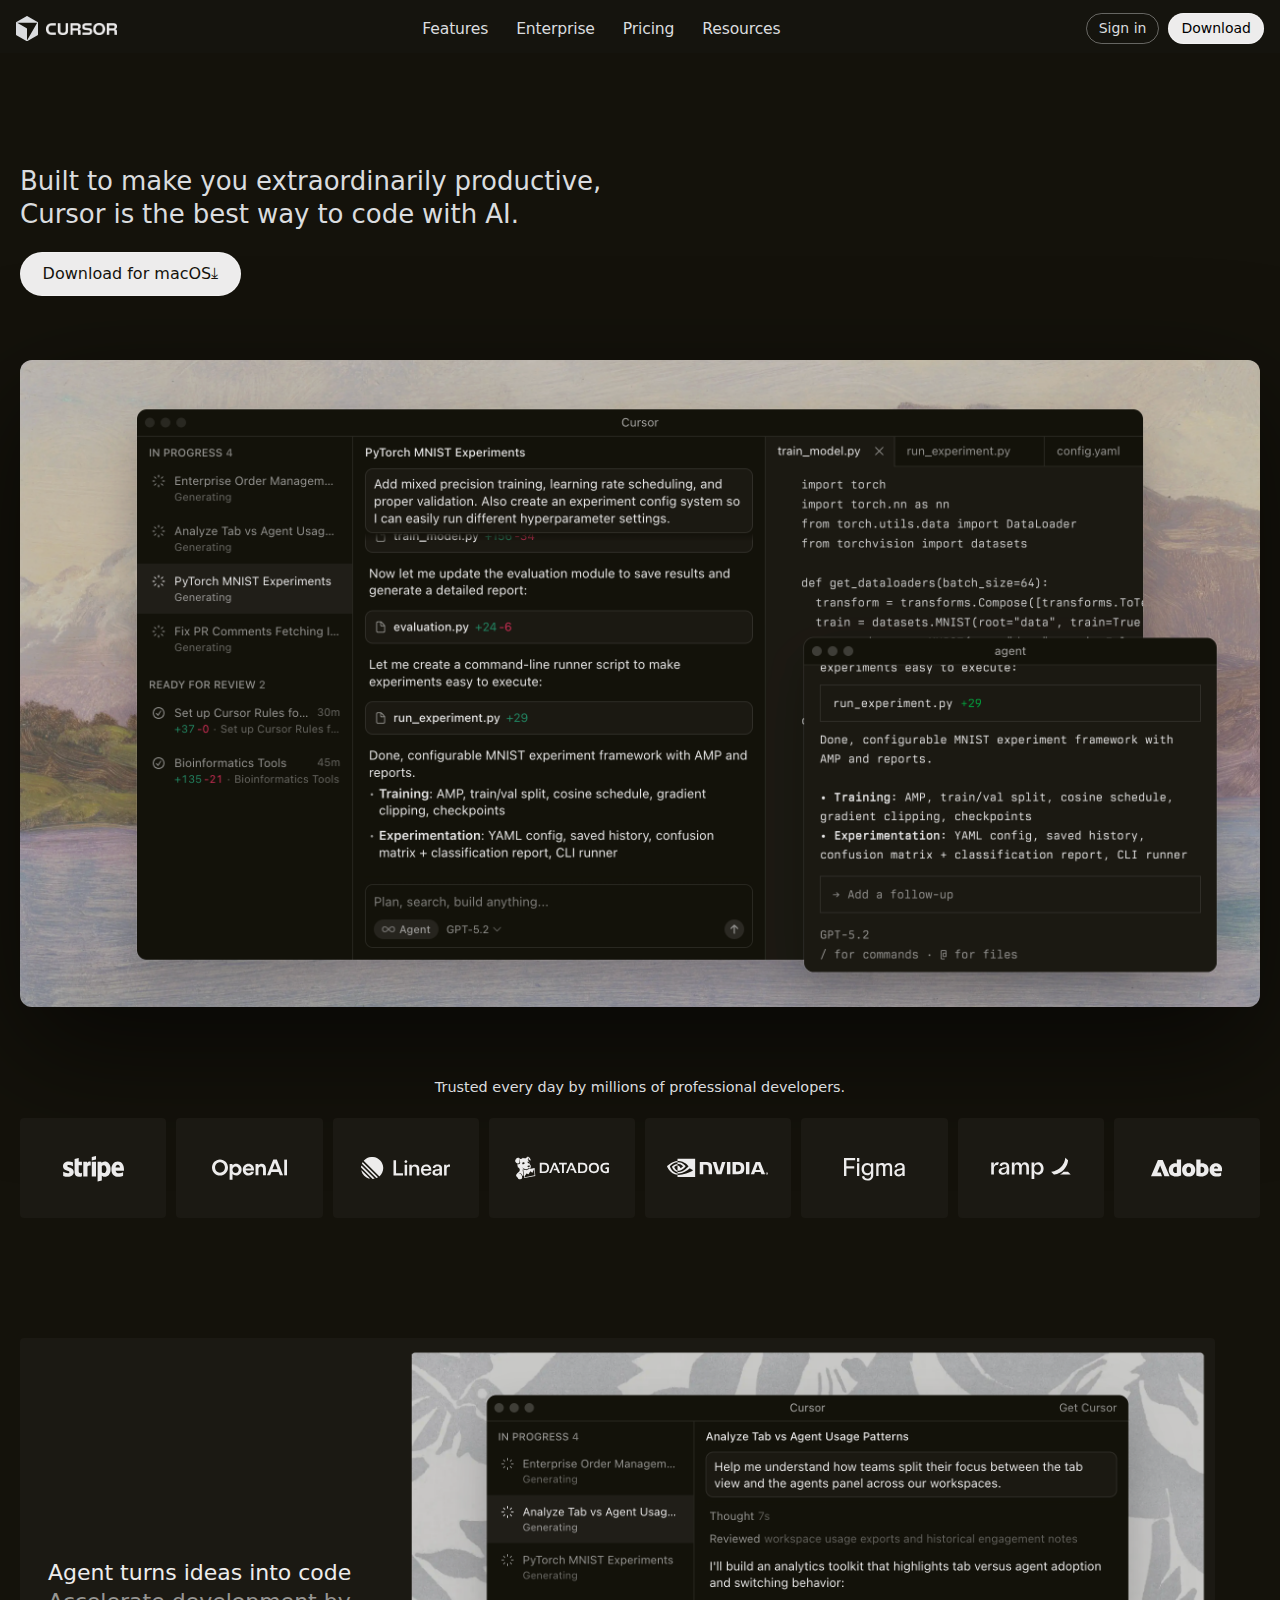
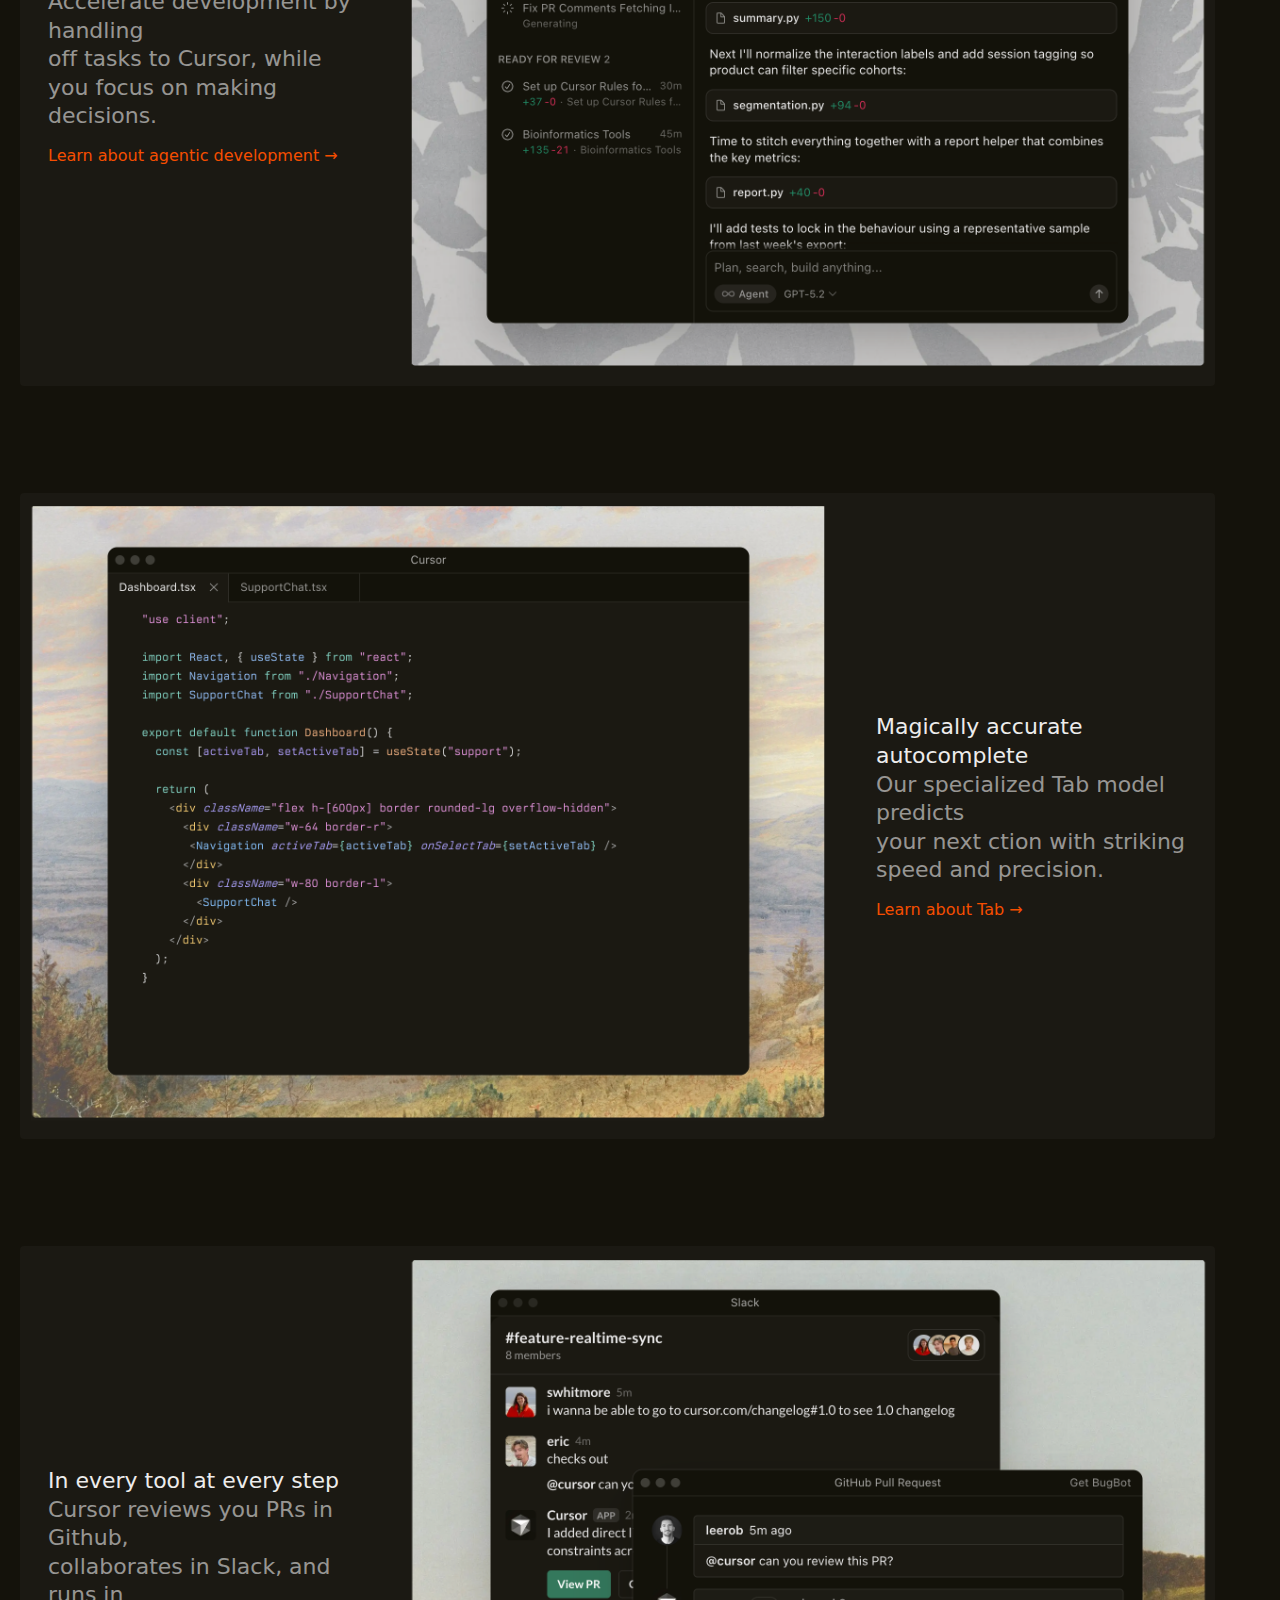
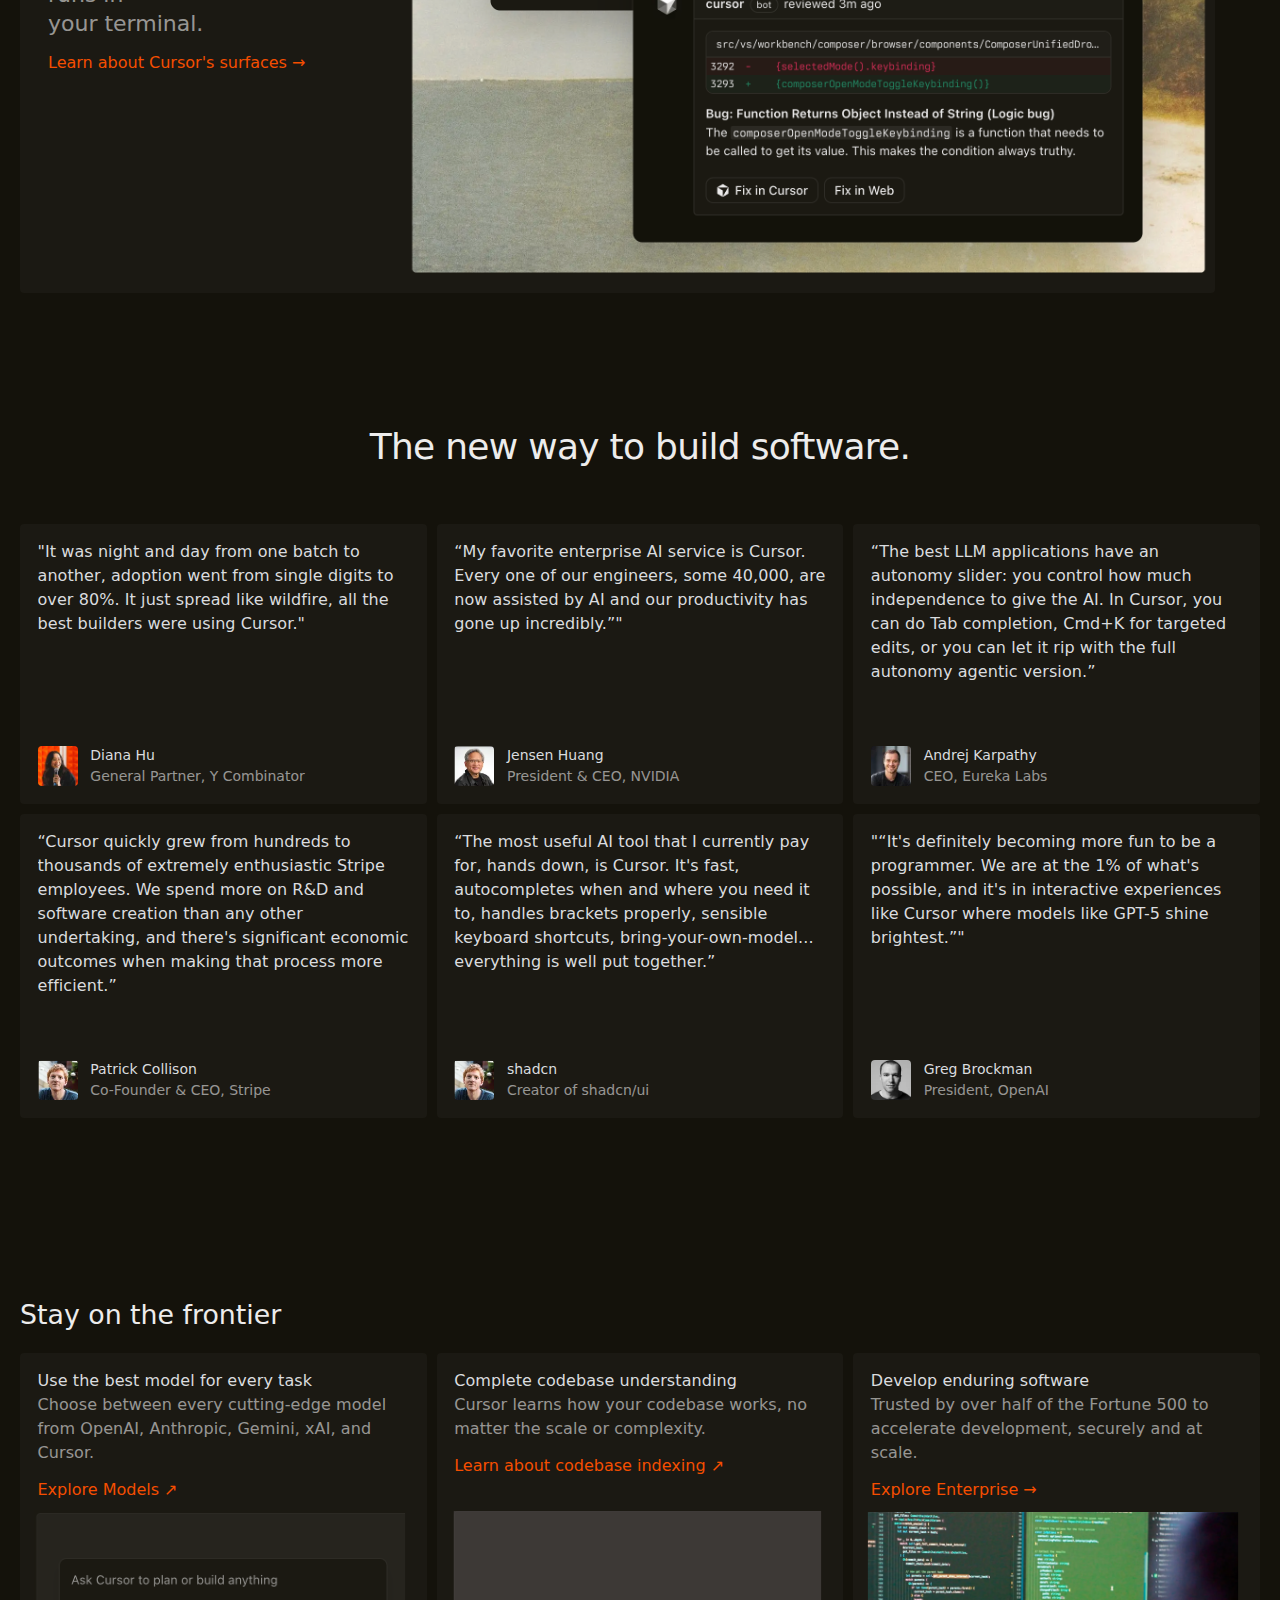
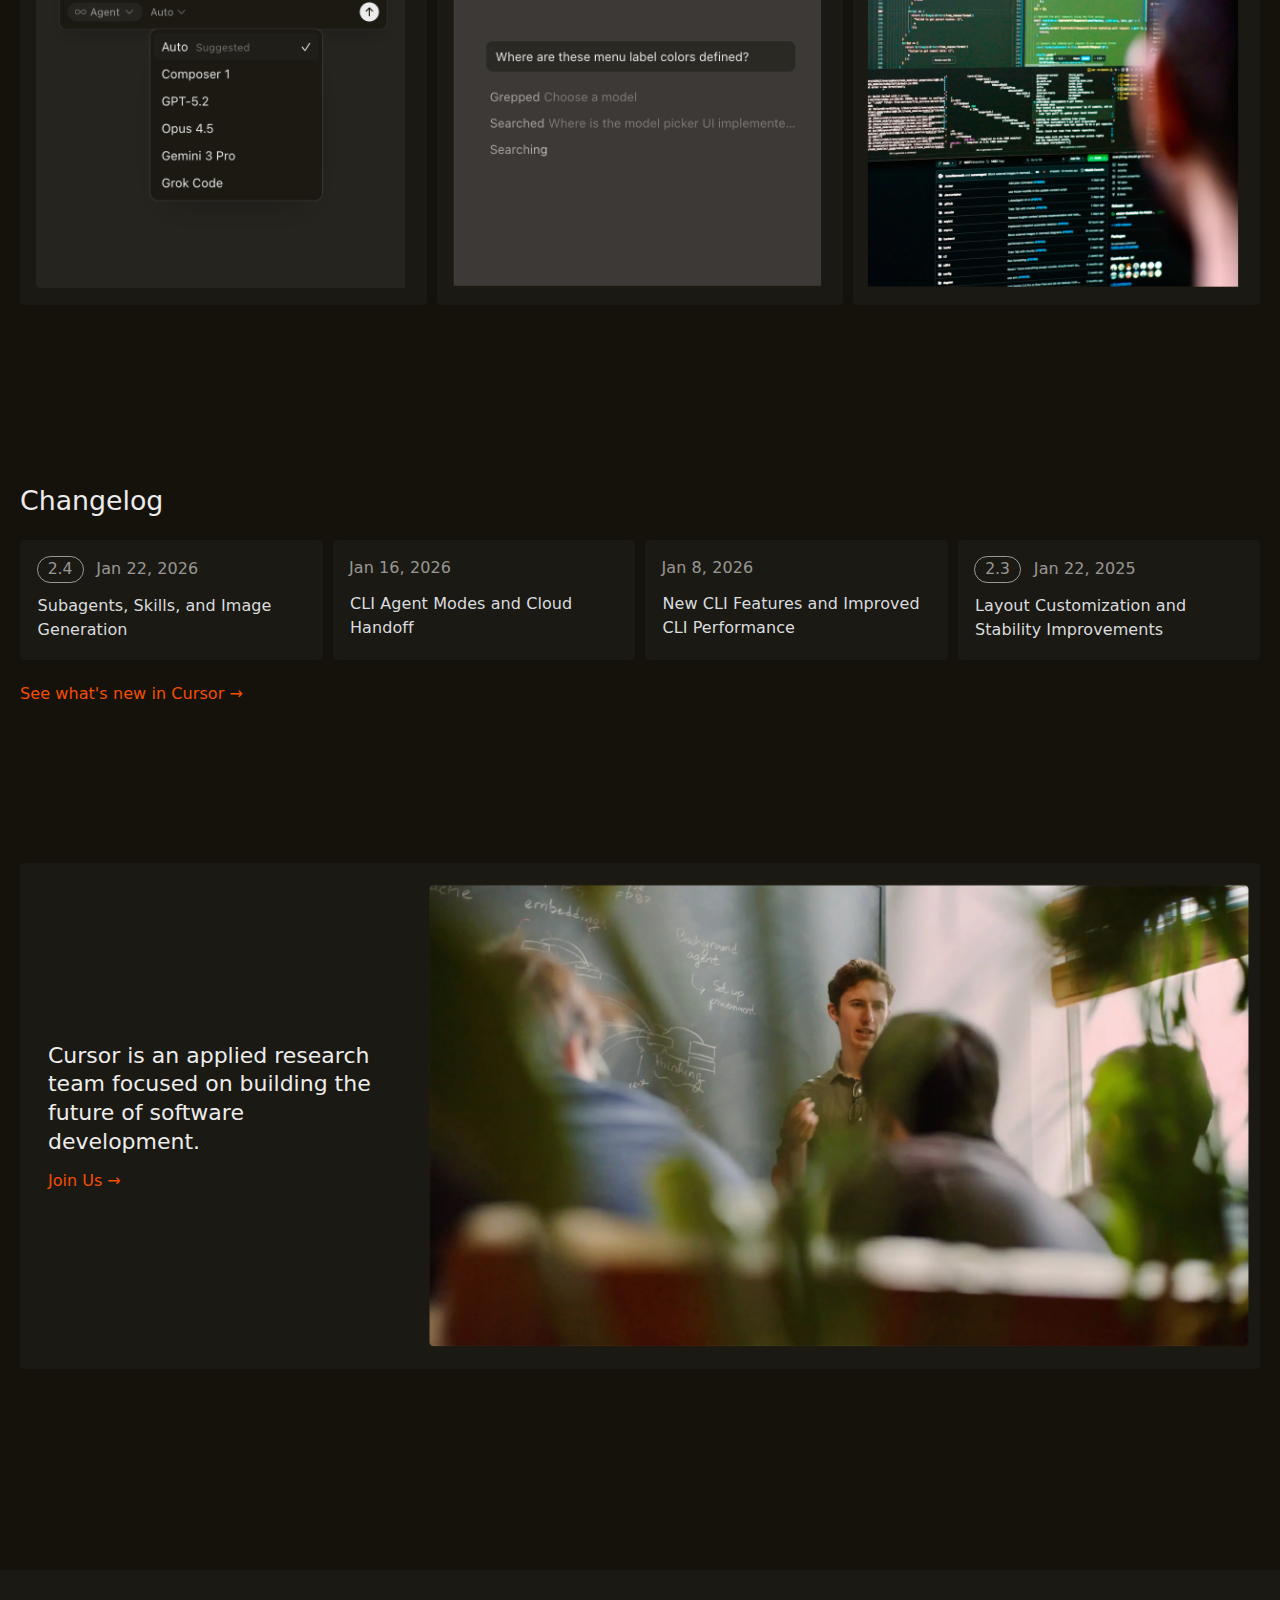
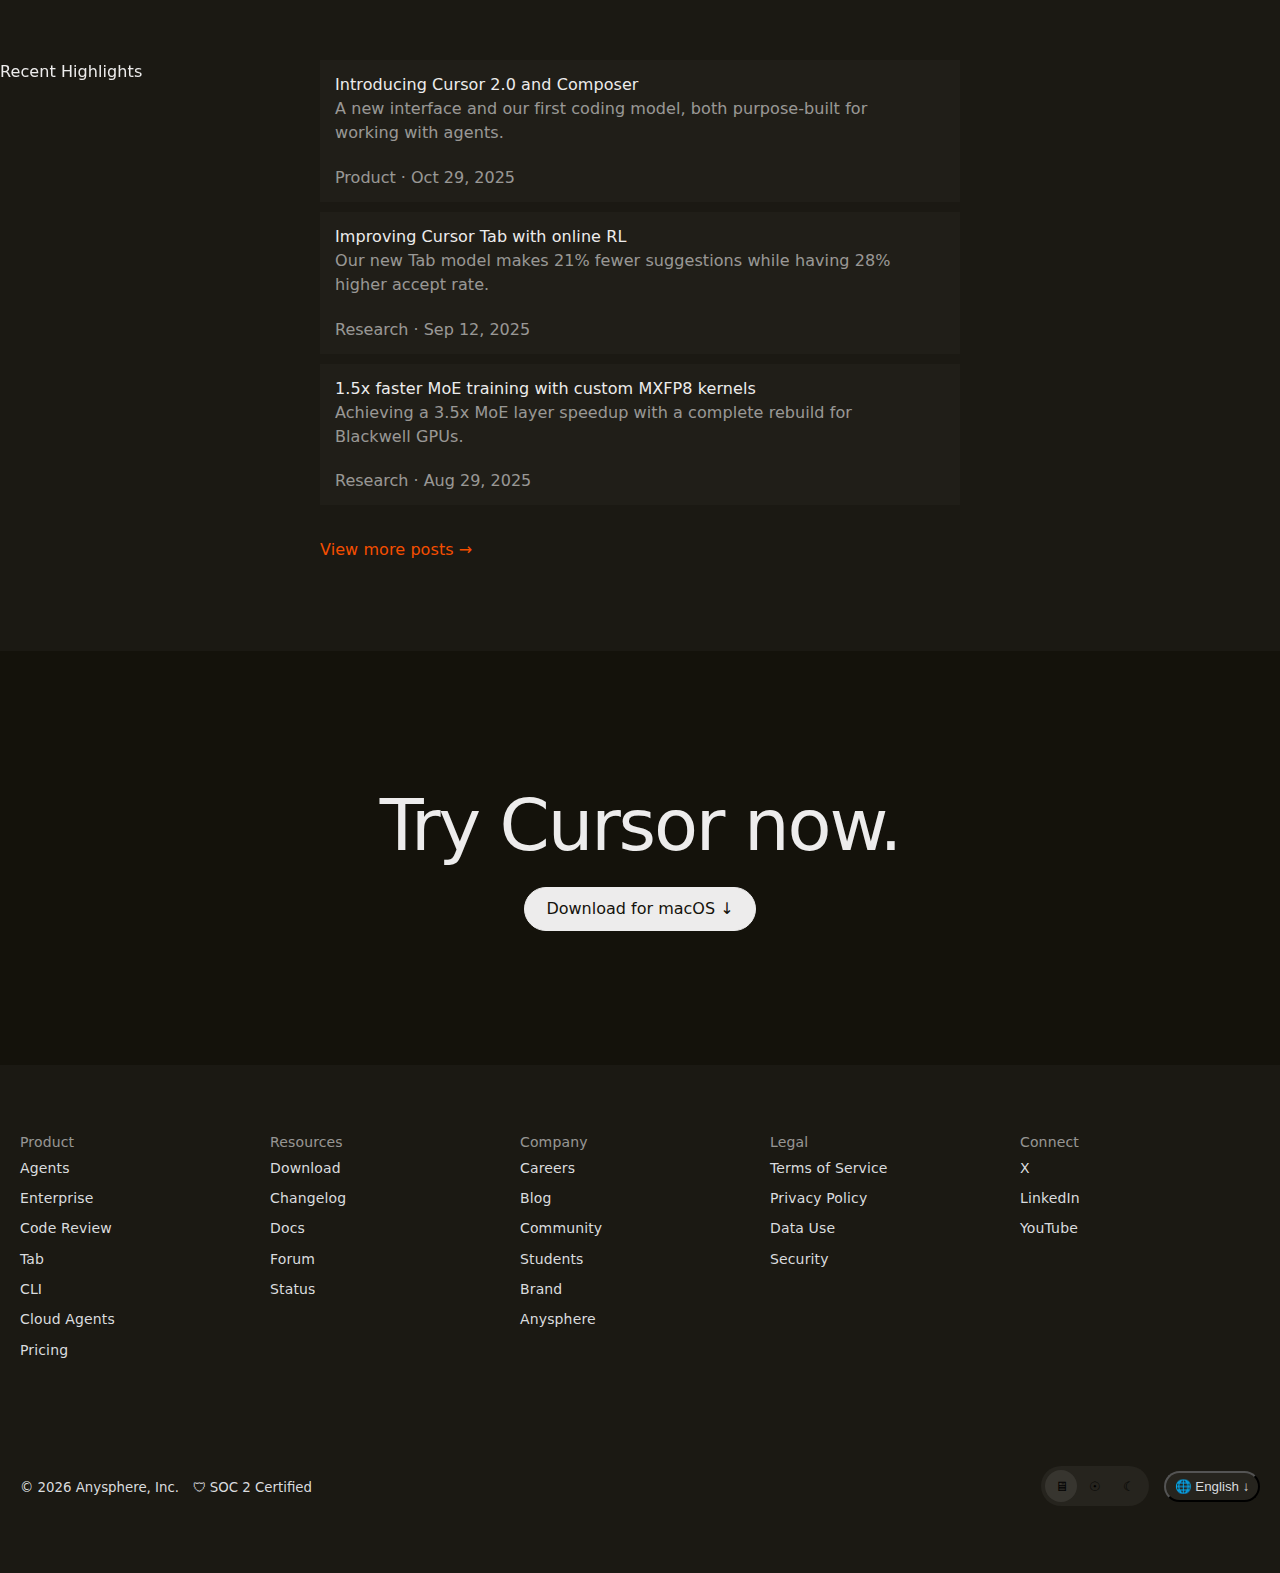
<file: PeerView Assignments/Cursor-Dev Tool Landing Page/index.html>
<!DOCTYPE html>
<html lang="en">

<head>
    <meta charset="UTF-8">
    <meta name="viewport" content="width=device-width, initial-scale=1.0">

    <title>Cursor: The best way to code with AI</title>
    <link rel="stylesheet" href="./style.css">
    <link rel="icon" type="image/x-icon" href="./assets/favicon.ico">
</head>

<body>
    <header>
        <!-- NAVBAR -->
        <nav class="navbar">
            <div class="navbar_container">
                <div class="navbar_inner">
                    <div class="nav-logo">
                        <svg class="cube-icon" viewBox="0 0 466.73 532.09" aria-hidden="true">
                            <path fill="currentColor"
                                d="M457.43,125.94L244.42,2.96c-6.84-3.95-15.28-3.95-22.12,0L9.3,125.94c-5.75,3.32-9.3,9.46-9.3,16.11v247.99c0,6.65,3.55,12.79,9.3,16.11l213.01,122.98c6.84,3.95,15.28,3.95,22.12,0l213.01-122.98c5.75-3.32,9.3-9.46,9.3-16.11v-247.99c0-6.65-3.55-12.79-9.3-16.11h-.01ZM444.05,151.99l-205.63,356.16c-1.39,2.4-5.06,1.42-5.06-1.36v-233.21c0-4.66-2.49-8.97-6.53-11.31L24.87,145.67c-2.4-1.39-1.42-5.06,1.36-5.06h411.26c5.84,0,9.49,6.33,6.57,11.39h-.01Z" />
                        </svg>

                        <img src="assets/WORDMARK_DARK.png" alt="Cursor">
                    </div>

                    <div class="nav-links">
                        <ul>
                            <li><a href="/features">Features</a></li>
                            <li><a href="/enterprise">Enterprise</a></li>
                            <li><a href="/pricing">Pricing</a></li>
                            <li class="has-dropdown">
                                <a href="/resources">Resources</a>
                                <div class="dropdown">
                                    <ul>
                                        <li><a href="/changelog">Changelog</a></li>
                                        <li><a href="/blog">Blog</a></li>
                                        <li><a href="/docs">Docs</a></li>
                                        <li><a href="/community">Community</a></li>
                                        <li><a href="/learn">Learn</a></li>
                                        <li><a href="/workshop">Workshop</a></li>
                                        <li><a href="/forum">Forum</a></li>
                                        <li><a href="/career">Carrers</a></li>
                                    </ul>
                                </div>
                            </li>
                        </ul>
                    </div>
                    <div class="nav-actions">
                        <a href="https://cursor.com/login" class="btn-secondary">Sign in</a>
                        <a href="https://api2.cursor.sh/updates/download/golden/darwin-arm64/cursor/2.4"
                            class="btn-primary">Download</a>
                    </div>
                </div>
            </div>
        </nav>
    </header>


    <main>
        <!-- HERO SECTION -->
        <section class="hero">
            <div class="container">
                <div class="hero-text">
                    <h1>Built to make you extraordinarily productive, <br>Cursor is the best way to code with AI.</h1>
                    <div class="cta-row">
                        <a href="https://api2.cursor.sh/updates/download/golden/darwin-arm64/cursor/2.4"
                            class="download-btn">Download for macOS
                            <div aria-hidden="true" class="btn-icon"><span class="icon-glyph-08"
                                    aria-hidden="true">⤓</span>
                            </div>
                        </a>
                    </div>
                </div>
                <div class="hero-media">
                    <div class="media-frame">
                        <img src="assets/hero-img.png" alt="Cursor Editor">
                    </div>
                </div>
            </div>
        </section>


        <!--TRUSTED BY/ LOGOS-->
        <section class="logo-garden">
            <div class="container">
                <h2 class="logo-gardern-title">Trusted every day by millions of professional developers.</h2>
                <div class="logo-gardern-grid">
                    <div class="logo-card">
                        <div class="logo-card-inner"><img src="assets/logos/Stripe.svg" alt="Stripe"></div>
                    </div>
                    <div class="logo-card">
                        <div class="logo-card-inner"><img src="assets/logos/OpenAI.svg" alt="OpenAI"></div>
                    </div>
                    <div class="logo-card">
                        <div class="logo-card-inner"><img src="assets/logos/Linear.svg" alt="Linear"></div>
                    </div>
                    <div class="logo-card">
                        <div class="logo-card-inner"><img src="assets/logos/Datadog.svg" alt="Datadog"></div>
                    </div>
                    <div class="logo-card">
                        <div class="logo-card-inner"><img src="assets/logos/Nvidia.svg" alt="Nvidia"></div>
                    </div>
                    <div class="logo-card">
                        <div class="logo-card-inner"><img src="assets/logos/Figma.svg" alt="Figma"></div>
                    </div>
                    <div class="logo-card">
                        <div class="logo-card-inner"><img src="assets/logos/Ramp.svg" alt="Ramp"></div>
                    </div>
                    <div class="logo-card">
                        <div class="logo-card-inner"><img src="assets/logos/Adobe.svg" alt="Adobe"></div>
                    </div>
                </div>
            </div>
        </section>

        <!--FEATURE SECTION-->
        <section class="features-root">

            <!-- Feature 1 -->
            <section class="feature">
                <div class="container-feature">
                    <div class="feature-grid">
                        <div class="feature-content">
                            <h3 class="feature-title">
                                Agent turns ideas into code <br>
                                <span class="feature-subtext">
                                    Accelerate development by handling <br>
                                    off tasks to Cursor,
                                    while you focus on making decisions.
                                </span>
                            </h3>
                            <div class="feature-cta">
                                <a href="https://cursor.com/product">Learn about agentic development →</a>
                            </div>
                        </div>
                        <div class="feature-media">
                            <div class="feature-media-frame">
                                <img src="assets/Feature/feature1.png" alt="">
                            </div>
                        </div>
                    </div>
                </div>
            </section>


            <!-- Feature 2 -->
            <section class="feature">
                <div class="container-feature">
                    <div class="feature-grid feature-grid-reverse">
                        <div class="feature-content">
                            <h3 class="feature-title">
                                Magically accurate autocomplete <br>
                                <span class="feature-subtext">
                                    Our specialized Tab model predicts<br>
                                    your next ction with striking speed
                                    and precision.
                                </span>
                            </h3>
                            <div class="feature-cta">
                                <a href="https://cursor.com/product/tab">Learn about Tab →</a>
                            </div>
                        </div>
                        <div class="feature-media">
                            <div class="feature-media-frame">
                                <img src="assets/Feature/feature2.png" alt="">
                            </div>
                        </div>
                    </div>
                </div>
            </section>

            <!-- Feature 3 -->
            <section class="feature">
                <div class="container-feature">
                    <div class="feature-grid">
                        <div class="feature-content">
                            <h3 class="feature-title">
                                In every tool at every step<br>
                                <span class="feature-subtext">
                                    Cursor reviews you PRs in Github, <br>
                                    collaborates in Slack, and runs in <br>
                                    your terminal.
                                </span>
                            </h3>
                            <div class="feature-cta">
                                <a href="https://cursor.com/product">Learn about Cursor's surfaces →</a>
                            </div>
                        </div>
                        <div class="feature-media">
                            <div class="feature-media-frame">
                                <img src="assets/Feature/feature3.png" alt="">
                            </div>
                        </div>
                    </div>
                </div>
            </section>
        </section>

        <!-- TESTIMONIALS SECTION -->
        <section class="testimonials">
            <div class="container-testimonials">
                <div class="testimonials-heading">
                    <h2>The new way to build software.</h2>
                </div>
                <div class="testimonials-grid">
                    <article class="testimonial-card">
                        <figure class="testimonial-figure">
                            <blockquote class="testimonial-quote">
                                <p>"It was night and day from one batch to another,
                                    adoption went from single digits to over 80%.
                                    It just spread like wildfire,
                                    all the best builders were using Cursor."</p>
                            </blockquote>
                            <div class="testimonial-author-row">
                                <div class="testimonial-avatar">
                                    <img src="assets/Avatar/diana-hu-avatar.webp" alt="Diana hu" />
                                </div>
                                <figcaption class="testimonial-author">
                                    <div class="author-name">Diana Hu </div>
                                    <div class="author-role">General Partner, Y Combinator
                                    </div>
                                </figcaption>
                            </div>
                        </figure>
                    </article>

                    <article class="testimonial-card">
                        <figure class="testimonial-figure">
                            <blockquote class="testimonial-quote">
                                <p>“My favorite enterprise AI service is Cursor.
                                    Every one of our engineers, some 40,000,
                                    are now assisted by AI and our productivity
                                    has gone up incredibly.”"</p>
                            </blockquote>
                            <div class="testimonial-author-row">
                                <div class="testimonial-avatar">
                                    <img src="assets/Avatar/Jensen-huang.webp" alt="John Doe" />
                                </div>
                                <figcaption class="testimonial-author">
                                    <div class="author-name">Jensen Huang</div>
                                    <div class="author-role">President & CEO, NVIDIA</div>
                                </figcaption>
                            </div>
                        </figure>
                    </article>

                    <article class="testimonial-card">
                        <figure class="testimonial-figure">
                            <blockquote class="testimonial-quote">
                                <p>“The best LLM applications have an autonomy slider:
                                    you control how much independence to give the AI.
                                    In Cursor, you can do Tab completion, Cmd+K for targeted edits,
                                    or you can let it rip with the full autonomy agentic version.”</p>
                            </blockquote>
                            <div class="testimonial-author-row">
                                <div class="testimonial-avatar">
                                    <img src="assets/Avatar/andrej-karpathy-avatar.webp" alt="John Doe" />
                                </div>
                                <figcaption class="testimonial-author">
                                    <div class="author-name">Andrej Karpathy</div>
                                    <div class="author-role">CEO, Eureka Labs</div>
                                </figcaption>
                            </div>
                        </figure>
                    </article>

                    <article class="testimonial-card">
                        <figure class="testimonial-figure">
                            <blockquote class="testimonial-quote">
                                <p>“Cursor quickly grew from hundreds to thousands of extremely
                                    enthusiastic Stripe employees. We spend more on R&D and software
                                    creation than any other undertaking, and there's significant
                                    economic outcomes when making that process more efficient.”</p>
                            </blockquote>
                            <div class="testimonial-author-row">
                                <div class="testimonial-avatar">
                                    <img src="assets/Avatar/patrick-collison-avatar.webp" alt="John Doe" />
                                </div>
                                <figcaption class="testimonial-author">
                                    <div class="author-name">Patrick Collison</div>
                                    <div class="author-role">Co‑Founder & CEO, Stripe</div>
                                </figcaption>
                            </div>
                        </figure>
                    </article>

                    <article class="testimonial-card">
                        <figure class="testimonial-figure">
                            <blockquote class="testimonial-quote">
                                <p>“The most useful AI tool that I currently pay for, hands down, is Cursor.
                                    It's fast, autocompletes when and where you need it to, handles brackets
                                    properly, sensible keyboard shortcuts, bring-your-own-model...
                                    everything is well put together.”</p>
                            </blockquote>
                            <div class="testimonial-author-row">
                                <div class="testimonial-avatar">
                                    <img src="assets/Avatar/patrick-collison-avatar.webp" alt="John Doe" />
                                </div>
                                <figcaption class="testimonial-author">
                                    <div class="author-name">shadcn</div>
                                    <div class="author-role">Creator of shadcn/ui</div>
                                </figcaption>
                            </div>
                        </figure>
                    </article>

                    <article class="testimonial-card">
                        <figure class="testimonial-figure">
                            <blockquote class="testimonial-quote">
                                <p>"“It's definitely becoming more fun to be a programmer.
                                    We are at the 1% of what's possible, and it's in interactive experiences
                                    like Cursor where models like GPT-5 shine brightest.”"</p>
                            </blockquote>
                            <div class="testimonial-author-row">
                                <div class="testimonial-avatar">
                                    <img src="assets/Avatar/greg-brockman-avatar.webp" alt="John Doe" />
                                </div>
                                <figcaption class="testimonial-author">
                                    <div class="author-name">Greg Brockman</div>
                                    <div class="author-role">President, OpenAI</div>
                                </figcaption>
                            </div>
                        </figure>
                    </article>
                </div>
            </div>
        </section>

        <!-- STORY FRONTIER -->
        <section class="story-frontier">
            <div class="container-story-frontier">
                <h2 class="story-frontier-title">
                    Stay on the frontier
                </h2>
                <!-- Cards grid -->
                <div class="story-frontier-grid">
                    <article class="story-frontier-card">
                        <div class="story-card-content">
                            <h3 class="story-card-title">
                                Use the best model for every task
                            </h3>
                            <p class="story-card-subtext">
                                Choose between every cutting-edge model from
                                OpenAI, Anthropic, Gemini, xAI, and Cursor.
                            </p>
                            <a href="https://cursor.com/docs/models" class="story-card-link">
                                Explore Models ↗
                            </a>
                        </div>
                        <figure class="story-card-media">
                            <img src="assets/Frontier/Frontier1.png" alt="">
                        </figure>
                    </article>

                    <article class="story-frontier-card">
                        <div class="story-card-content">
                            <h3 class="story-card-title">
                                Complete codebase understanding
                            </h3>
                            <p class="story-card-subtext">
                                Cursor learns how your codebase works, no matter the scale or complexity.
                            </p>
                            <a href="https://cursor.com/docs/context/semantic-search" class="story-card-link">
                                Learn about codebase indexing ↗
                            </a>
                        </div>
                        <figure class="story-card-media">
                            <img src="assets/Frontier/Frontier2.png" alt="">
                        </figure>
                    </article>

                    <article class="story-frontier-card">
                        <div class="story-card-content">
                            <h3 class="story-card-title">
                                Develop enduring software
                            </h3>
                            <p class="story-card-subtext">
                                Trusted by over half of the Fortune 500 to accelerate development, securely and at
                                scale.
                            </p>
                            <a href="https://cursor.com/enterprise" class="story-card-link">
                                Explore Enterprise →
                            </a>
                        </div>
                        <figure class="story-card-media">
                            <img src="assets/Frontier/Frontier3.png" alt="">
                        </figure>
                    </article>
                </div>
            </div>
        </section>

        <!--CHANGELOG-->
        <section class="changelog-section">
            <div class="changelog-container">
                <h2 class="changelog-title">Changelog</h2>
                <div class="changelog-grid">

                    <article class="changelog-card">
                        <a class="card" href="#">
                            <div class="card-meta">
                                <span class="label">2.4</span>
                                <time datetime="2026-01-22T00:00:00.000Z" class="type-base">Jan 22, 2026</time>
                            </div>
                            <p class="changelog-card-title">
                                Subagents, Skills, and Image <br>
                                Generation
                            </p>
                        </a>
                    </article>

                    <article class="changelog-card">
                        <a class="card" href="#">
                            <div class="card-meta">

                                <time datetime="2026-01-16T00:00:00.000Z" class="type-base">Jan 16, 2026</time>
                            </div>
                            <p class="changelog-card-title">
                                CLI Agent Modes and Cloud Handoff
                            </p>
                        </a>
                    </article>

                    <article class="changelog-card">
                        <a class="card" href="#">
                            <div class="card-meta">

                                <time datetime="2026-01-08T00:00:00.000Z" class="type-base">Jan 8, 2026</time>
                            </div>
                            <p class="changelog-card-title">
                                New CLI Features and Improved CLI Performance
                            </p>
                        </a>
                    </article>

                    <article class="changelog-card">
                        <a class="card" href="#">
                            <div class="card-meta">
                                <span class="label">2.3</span>
                                <time datetime="2025-01-22T00:00:00.000Z" class="type-base">Jan 22, 2025</time>
                            </div>
                            <p class="changelog-card-title">
                                Layout Customization and Stability Improvements
                            </p>
                        </a>
                    </article>

                </div>
                <a class="changelog-cta" href="https://cursor.com/changelog">
                    See what's new in Cursor →
                </a>
            </div>
        </section>

        <!--JOIN US-->
        <section class="JoinUs-feature">
            <div class="container-feature">
                <div class="feature-grid">
                    <div class="feature-content">
                        <h3 class="feature-title">
                            Cursor is an applied research team focused
                            on building the future of software development. <br>
                        </h3>
                        <div class="feature-cta">
                            <a href="https://cursor.com/careers">Join Us →</a>
                        </div>
                    </div>
                    <div class="feature-media">
                        <div class="feature-media-frame">
                            <img src="assets/Join Us.png" alt="">
                        </div>
                    </div>
                </div>
            </div>
        </section>

        <!--RECENT HIGHLIGHTS-->
        <section class="highlights">
            <div class="container-highlights">
                <div class="highlight-grid">
                    <div class="highlights-heading">
                        <h2>Recent Highlights</h2>
                    </div>

                    <div class="highlights-feed">
                        <div class="highlight-card">
                            <article class="highlight-item">
                                <a href="#">
                                    <div class="highlight-body">
                                        <p class="highlight-title">
                                            Introducing Cursor 2.0 and Composer
                                        </p>
                                        <p class="highlight-desc">
                                            A new interface and our first coding model, both purpose-built for working
                                            with
                                            agents.
                                        </p>
                                    </div>
                                    <div class="highlight-meta">
                                        <span>Product&nbsp;·&nbsp;</span>
                                        <time> Oct 29, 2025</time>
                                    </div>
                                </a>
                            </article>
                        </div>

                        <div class="highlight-card">
                            <article class="highlight-item">
                                <a href="#">
                                    <div class="highlight-body">
                                        <p class="highlight-title">
                                            Improving Cursor Tab with online RL
                                        </p>
                                        <p class="highlight-desc">
                                            Our new Tab model makes 21% fewer suggestions while having 28% higher accept
                                            rate.

                                        </p>
                                    </div>
                                    <div class="highlight-meta">
                                        <span>Research&nbsp;·&nbsp;</span>
                                        <time> Sep 12, 2025</time>
                                    </div>
                                </a>
                            </article>
                        </div>

                        <div class="highlight-card">
                            <article class="highlight-item">
                                <a href="#">
                                    <div class="highlight-body">
                                        <p class="highlight-title">
                                            1.5x faster MoE training with custom MXFP8 kernels
                                        </p>
                                        <p class="highlight-desc">
                                            Achieving a 3.5x MoE layer speedup with a complete rebuild for Blackwell
                                            GPUs.
                                        </p>
                                    </div>
                                    <div class="highlight-meta">
                                        <span>Research&nbsp;·&nbsp;</span>
                                        <time> Aug 29, 2025</time>
                                    </div>
                                </a>
                            </article>
                        </div>

                        <a class="highlights-cta" href="https://cursor.com/blog">
                            View more posts →
                        </a>
                    </div>
                </div>
            </div>
        </section>

        <!-- CTA / Try Cursor -->
        <section class="final-cta-section">
            <div class="container-final-cta">
                <div class="cta-inner">
                    <h2 class="cta-title">
                        Try Cursor now.
                    </h2>
                    <div class="cta-actions">
                        <div class="cta-desktop">
                            <a class="final-btn"
                                href="https://api2.cursor.sh/updates/download/golden/darwin-arm64/cursor/2.4">
                                Download for macOS ↓
                            </a>
                        </div>
                    </div>
                </div>
            </div>
        </section>

        <footer class="site-footer">

            <!-- TOP: Link navigation -->
            <div class="footer-container">
                <nav class="footer-nav">

                    <!-- Product -->
                    <div class="footer-col">
                        <h3 class="footer-heading">Product</h3>
                        <ul class="footer-links">
                            <li><a href="#">Agents</a></li>
                            <li><a href="#">Enterprise</a></li>
                            <li><a href="#">Code Review</a></li>
                            <li><a href="#">Tab</a></li>
                            <li><a href="#">CLI</a></li>
                            <li><a href="#">Cloud Agents</a></li>
                            <li><a href="#">Pricing</a></li>
                        </ul>
                    </div>

                    <!-- Resources -->
                    <div class="footer-col">
                        <h3 class="footer-heading">Resources</h3>
                        <ul class="footer-links">
                            <li><a href="#">Download</a></li>
                            <li><a href="#">Changelog</a></li>
                            <li><a href="#">Docs</a></li>
                            <li><a href="#">Forum</a></li>
                            <li><a href="#">Status</a></li>
                        </ul>
                    </div>

                    <!-- Company -->
                    <div class="footer-col">
                        <h3 class="footer-heading">Company</h3>
                        <ul class="footer-links">
                            <li><a href="#">Careers</a></li>
                            <li><a href="#">Blog</a></li>
                            <li><a href="#">Community</a></li>
                            <li><a href="#">Students</a></li>
                            <li><a href="#">Brand</a></li>
                            <li><a href="#">Anysphere</a></li>
                        </ul>
                    </div>

                    <!-- Legal -->
                    <div class="footer-col">
                        <h3 class="footer-heading">Legal</h3>
                        <ul class="footer-links">
                            <li><a href="#">Terms of Service</a></li>
                            <li><a href="#">Privacy Policy</a></li>
                            <li><a href="#">Data Use</a></li>
                            <li><a href="#">Security</a></li>
                        </ul>
                    </div>

                    <!-- Connect -->
                    <div class="footer-col">
                        <h3 class="footer-heading">Connect</h3>
                        <ul class="footer-links">
                            <li><a href="#">X</a></li>
                            <li><a href="#">LinkedIn</a></li>
                            <li><a href="#">YouTube</a></li>
                        </ul>
                    </div>

                </nav>
            </div>

            <!-- BOTTOM: Utility bar -->
            <div class="footer-bottom">
                <div class="footer-bottom-left">
                    <small>© 2026 Anysphere, Inc. &nbsp;</small>
                    <small> 🛡 SOC 2 Certified</small>
                </div>

                <div class="footer-controls">

                    <!-- THEME TOGGLE -->
                    <div class="theme-toggle" role="group" aria-label="Theme selector">

                        <div class="theme-indicator"></div>

                        <button data-theme="system" aria-label="System theme">
                            🖥
                        </button>

                        <button data-theme="light" aria-label="Light theme">
                            ☉
                        </button>

                        <button data-theme="dark" aria-label="Dark theme">
                            ☾
                        </button>

                    </div>
                    <div class="language-switcher">

                        <button class="language-button" aria-haspopup="listbox" aria-expanded="false">
                            🌐 English ↓
                        </button>
                    </div>

                </div>

            </div>

        </footer>

    </main>

</body>

</html>
</file>
<file: PeerView Assignments/Cursor-Dev Tool Landing Page/style.css>
:root {
    /* =========================
     Colors
     ========================= */
    --bg-page: #14120b;
    --bg-navbar: #15140e;
    --bg-dropdown: #1a170f;

    --text-primary: #dadcdf;
    --text-hover: #ffffff;
    --text-muted: #8b8d91;

    --border-subtle: rgba(255, 255, 255, 0.35);

    --color-theme-accent: #f54e00;
    --color-theme-button-bg: #edecec;
    --color-theme-card-hex: #1b1913;
    --color-theme-text-sec: color-mix(in oklab, #edecec 60%, transparent);

    /* =========================
     Typography
     ========================= */
    --font-sans: "Inter", system-ui, -apple-system, BlinkMacSystemFont,
        "Segoe UI", "Helvetica Neue", Helvetica, Arial, sans-serif;

    --font-weight-normal: 400;

    --text-xs: 0.875rem;
    --text-sm: 0.975rem;
    --text-md-lg: 1.625rem;
    --text-lg: 2.25rem;

    --line-sm: 1.25rem;
    --leading-xsnug: 1.2;
    --leading-normal: 1.5;

    /* =========================
     Spacing (Grid / Vertical)
     ========================= */
    --grid-gap: calc(12rem / 15);

    /* Grid spacing */
    --spacing-g0\.25: calc((10rem / 16) * 0.25);
    --spacing-g0\.75: calc((10rem / 16) * 0.75);
    --spacing-g1: calc((10rem / 16) * 1);
    --spacing-g1\.5: calc((10rem / 16) * 1.5);
    --spacing-g1\.75: calc((10rem / 16) * 1.75);
    --spacing-g2: calc((10rem / 16) * 2);
    --spacing-g3: calc((10rem / 16) * 3);

    /* Vertical rhythm */
    --spacing-v1: calc(1rem * 1.4);
    --spacing-v2: calc(1rem * 1.4 * 2);
    --spacing-v2\.5: calc(1rem * 1.4 * 2.5);
    --spacing-v2\.5\/12: calc((1rem * 1.4 * 2.5) / 12);
    --spacing-v3: calc(1rem * 1.4 * 3);
    --spacing-v4: calc(1rem * 1.4 * 4);
    --spacing-v4\.5: calc(1rem * 1.4 * 4.5);
    --spacing-v5: calc(1rem * 1.4 * 5);
    --spacing-v6: calc(1rem * 1.4 * 6);
    --spacing-v7: calc(1rem * 1.4 * 7);
    --spacing-v8\/12: calc((1rem * 1.4 * 8) / 12);

    /* Utility spacing */
    --space-xs: 4px;
    --space-sm: 8px;
    --space-md: 12px;
    --space-lg: 16px;
    --space-xl: 20px;

    /* =========================
     Layout
     ========================= */
    --header-height: 53px;
    --container-max: 1290px;

    /* =========================
     Radius
     ========================= */
    --radius-xs: 4px;
    --radius-sm: 6px;
    --radius-md: 8px;
    --radius-full: 999px;

    /* =========================
     Motion
     ========================= */
    --ease-out: cubic-bezier(0.16, 1, 0.3, 1);
    --dur-fast: 120ms;
    --dur-med: 200ms;

    /* =========================
     Buttons
     ========================= */
    --button-padding-default: 0.78em 1.35em 0.8em;
    --button-padding-sm: 0.4rem 0.75rem 0.42rem;

    /* =========================
     Misc
     ========================= */
    --tw-space-x-reverse: 0;
}

/* 
     Global Reset
    */
*,
*::before,
*::after {
    box-sizing: border-box;
    margin: 0;
    padding: 0;
}

html,
body {
    background-color: var(--bg-page);
    font-family: var(--font-sans);
    color: var(--text-primary);
}

/* 
     Navbar
    */
.navbar {
    position: fixed;
    top: 0;
    left: 0;
    width: 100%;
    height: var(--header-height);
    z-index: 1000;

    background-color: var(--bg-navbar);
    font-size: var(--text-sm);
    line-height: var(--line-sm);
}

.navbar_container {
    width: 100%;
    height: 100%;
    padding: 16px;
    position: relative;
}

.navbar_inner {
    max-width: var(--container-max);
    margin-inline: auto;

    display: grid;
    grid-template-columns: auto 1fr auto;
    align-items: center;
    height: 100%;
}




/* 
     Logo
     */
.nav-logo {
    display: flex;
    align-items: center;
    gap: var(--space-sm);
    padding: 0;
    cursor: pointer;
}

.nav-logo img {
    display: block;
    height: 12px;
    width: auto;
}

.cube-icon {
    width: 22px;
    height: auto;
    display: block;

    color: var(--text-primary);
    transform-box: fill-box;
    transform-origin: center;
    transition: transform var(--dur-med) var(--ease-out);
}

.nav-logo:hover .cube-icon,
.nav-logo:focus-visible .cube-icon {
    transform: rotate(90deg) scale(1.03);
}

/*
     Center Nav Links
      */
.nav-links ul {
    list-style: none;
    display: flex;
    justify-content: center;
    gap: 28px;
}

.nav-links a {
    text-decoration: none;
    color: var(--text-primary);
    letter-spacing: -0.01em;

}

.nav-links a:hover {
    color: var(--text-hover);
}

/*
     CTA Buttons
      */
.nav-actions a {
    text-decoration: none;
    font-size: var(--text-xs);
    padding: var(--button-padding-sm);
    border-radius: var(--radius-full);
    border: 1px solid var(--border-subtle);
}

.btn-primary {
    background-color: #edecec;
    color: #000000;
    margin-left: var(--space-xs);
}

.btn-primary:hover {
    background-color: #cdc6c6;
}

.btn-secondary {
    color: var(--text-primary);
}

.btn-secondary:hover {
    outline: 1px solid var(--border-subtle);
}

/* 
     Dropdown
     */


.dropdown {
    position: absolute;
    top: 75%;

    min-width: 320px;
    padding: var(--space-md);
    background-color: var(--bg-dropdown);
    border-radius: var(--radius-md);

    box-shadow:
        0 10px 30px rgba(0, 0, 0, 0.5),
        inset 0 0 0 1px rgba(255, 255, 255, 0.05);

    opacity: 0;
    transform: translateY(6px);
    pointer-events: none;

    transition:
        opacity var(--dur-fast) var(--ease-out),
        transform var(--dur-fast) var(--ease-out);
}

.has-dropdown:hover .dropdown {
    opacity: 1;
    transform: translateY(0);
    pointer-events: auto;
}

.dropdown ul {
    list-style: none;
    display: grid;
    grid-template-columns: repeat(2, 1fr);
    column-gap: var(--space-lg);
    row-gap: var(--space-sm);
}

.dropdown a {
    display: block;
    width: 100%;
    padding: var(--space-xs) var(--space-sm);
    border-radius: var(--radius-sm);

    color: var(--text-primary);
    font-size: var(--text-xs);
    line-height: 1.3;
    letter-spacing: -0.01em;

    text-decoration: none;
    transition: background-color var(--dur-fast), color var(--dur-fast);
}

.dropdown a:hover {
    color: var(--text-muted);
}


/* =========================
     Body
     ========================= */
main {
    padding-top: var(--header-height);
}

.hero {
    padding: 112px 20px 72px;
}

.container {
    max-width: var(--container-max);
    margin-inline: auto;
}

.hero-text h1 {
    font-weight: 400;
    line-height: 1.25;
    font-size: var(--text-md-lg);
    word-spacing: -.0125em;
    margin-bottom: calc(1rem*1.4);
}

.download-btn {
    background-color: var(--color-theme-button-bg);
    border: 1px solid var(--color-theme-button-bg);
    color: #14120b;
    cursor: pointer;
    font-size: 1rem;
    font-weight: var(--font-weight-normal);
    padding: var(--button-padding-default);
    border-radius: 3.40282e38px;
    justify-content: center;
    align-items: center;
    line-height: 1;
    display: inline-flex;
}

.download-btn:hover {
    background-color: #cdc6c6;
}

.cta-row a {
    text-decoration: none;
    font-size: 1rem;
    border-radius: var(--radius-full);
    border: 1px solid var(--border-subtle);
}

.hero-media {
    margin-top: 64px;

}

.media-frame {
    max-width: 1320px;
    margin-inline: auto;
    border-radius: 12px;
    overflow: hidden;

    box-shadow:
        0 40px 120px rgba(0, 0, 0, 0.6),
        inset 0 0 0 1px rgba(255, 255, 255, 0.04);
}

.media-frame img {
    width: 100%;
    height: auto;
    display: block;

    transform: scale(1.03);
}

/*Trusted By/Logos Section*/

.logo-garden {
    padding: 0px 20px 33.600px 20px;
}

.container-logo {
    margin: 0 auto;
}

.logo-gardern-title {
    text-align: center;
    font-size: 0.9rem;
    margin-bottom: 22.4px;
    color: var(--text-primary);
    font-weight: var(--font-weight-normal);
}

.logo-gardern-grid {
    display: grid;
    grid-template-columns: repeat(8, 1fr);
    grid-template-rows: 1fr;
    gap: var(--spacing-g1);
}

.logo-card {
    display: flex;
    justify-content: center;
    align-items: center;


}

.logo-card-inner {
    width: 100%;
    height: 6.25rem;

    display: flex;
    align-items: center;
    justify-content: center;

    padding-inline: var(--spacing-g0\.75);
    background-color: var(--color-theme-card-hex);
    border-radius: var(--radius-xs);
}

.logo-card-inner img {
    height: 2.5rem;
    width: auto;
}

/* =========================
   Feature Section
   ========================= */
.features-root {
    padding: var(--spacing-v3) var(--spacing-v2) var(--spacing-v2) 0;

}

.feature {
    padding: var(--spacing-g2, 20px);
    margin-bottom: var(--spacing-v3);
}

.container-feature {
    max-width: 1300px;
    margin-inline: auto;
    background-color: var(--color-theme-card-hex);
    border-radius: var(--radius-xs);

    width: 100%;

}


.feature-grid {
    display: grid;
    grid-template-columns: repeat(24, minmax(0, 1fr));
    grid-template-rows: auto 1fr auto;
    padding: 25.5px;
}

.feature-grid-reverse .feature-content {
    grid-column: 18 / -1;
    padding-left: var(--spacing-g2);
    padding-right: 0;
}

.feature-grid-reverse .feature-media {
    grid-column: 1 / 17;
}


.feature-content {
    display: grid;
    grid-column: 1 / 8;
    grid-row: 1 / 3;
    align-self: center;
    padding-right: var(--spacing-g2);
    padding-left: var(--spacing-g0\.25);
}

.feature-title {
    font-family: var(--font-sans);
    color: var(--color-theme-button-bg);
    font-size: 1.375rem;
    line-height: 1.3;
    font-weight: 300;
    letter-spacing: -0.0003em;
}

.feature-subtext {
    font-family: var(--font-sans);
    color: var(--color-theme-text-sec);
    font-size: 1.375rem;
    line-height: 1.3;
    font-weight: 300;
    letter-spacing: -0.0003em;

}


.feature-cta a {
    margin-top: var(--spacing-v8\/12);
    font-size: 1rem;
    font-weight: 200;
    color: var(--color-theme-accent);
    text-decoration: none;
    display: inline-flex;
    align-items: center;

}

.feature-media {
    grid-column: 9 / -1;
    grid-row: 1 / -1;
}



.feature-media-frame img {
    width: 100%;
    height: auto;
    object-fit: contain;
    display: absolute;
    transform: scale(1.04);
    transform-origin: center;
}

/* =========================
   Testimonials Section
   ========================= */
.testimonials {
    padding: 0 var(--spacing-g2) var(--spacing-v3) var(--spacing-g2);
    overflow: hidden;
}

.container-testimonials {
    max-width: var(--container-max);
    margin-inline: auto;
    width: 100%;
}

.testimonials-heading {
    text-align: center;
    margin-bottom: var(--spacing-v2\.5);
    margin-inline: auto;

}

.testimonials-heading h2 {
    color: var(--color-theme-button-bg);
    font-size: var(--text-lg);
    line-height: var(--leading-xsnug);
    font-weight: var(--font-weight-normal);
    letter-spacing: -.02em;
}

.testimonials-grid {
    max-width: 1300px;
    width: 100%;
    margin-inline: auto;
    display: grid;
    grid-template-columns: repeat(3, minmax(0, 1fr));
    align-items: stretch;
    gap: var(--spacing-g1);
}

.testimonial-card {
    padding-inline: var(--spacing-g1\.75);
    padding-top: calc(var(--spacing-g1\.75) - .1rem);
    padding-bottom: var(--spacing-g1\.75);
    background-color: var(--color-theme-card-hex);
    border-radius: var(--radius-xs);

}

.testimonial-figure {
    position: relative;
    display: flex;
    height: 100%;
    min-height: 180px;
    width: 100%;
    flex-direction: column;
}

.testimonial-quote {
    flex-grow: 1;
    overflow: hidden;
    margin-bottom: 1rem;
}

.testimonial-quote p {
    font-size: 1 rem;
    line-height: 1.5rem;
    font-weight: var(--font-weight-normal);
    letter-spacing: .005em;

}

.testimonial-author-row {
    margin-top: var(--spacing-v2);
    display: flex;
    align-items: center;
}

.testimonial-avatar {
    z-index: 1;
    border-radius: var(--radius-xs);
    position: relative;
    overflow: hidden;
    height: 2.5rem;
    width: 2.5rem;
    flex-shrink: 0;
    margin-inline-start: calc(var(--grid-gap) * var(--tw-space-x-reverse));
    margin-inline-end: calc(var(--grid-gap) * calc(1 - var(--tw-space-x-reverse)));
}

.testimonial-avatar img {
    width: 100%;
    height: 100%;
    object-fit: cover;
    display: block;
}

.testimonial-author {
    font-family: var(--font-sans);
    font-size: var(--text-xs);
    line-height: var(--leading-normal);
    font-weight: var(--font-weight-normal);
    letter-spacing: var(--tracking-xs);
}

.author-role {
    color: var(--color-theme-text-sec);
}

/* =========================
   Story Frontier Section
   ========================= */

.story-frontier {
    padding: var(--spacing-v3) var(--spacing-g2);
}

.container-story-frontier {
    max-width: 1300px;
    width: 100%;
    margin-inline: auto;
    margin-block: var(--spacing-v2);
}

.story-frontier-title {
    margin-bottom: var(--spacing-v1);
    text-align: left;
    font-family: var(--font-sans);
    color: var(--color-theme-button-bg);
    font-size: 1.675rem;
    line-height: 1.25;
    font-weight: 400;
    letter-spacing: -.0005em;
    text-wrap: balance;
}

.story-frontier-grid {
    display: grid;
    grid-template-columns: repeat(3, minmax(0, 1fr));
    gap: var(--spacing-g1);
    align-items: stretch;
}

.story-frontier-card {
    height: 100%;
    display: flex;
    flex-direction: column;
    background-color: var(--color-theme-card-hex);
    border-radius: var(--radius-xs);
    padding-inline: var(--spacing-g1\.75);
    padding-top: calc(var(--spacing-g1\.75) - .1rem);
    padding-bottom: var(--spacing-g1\.75);
    display: flex;
    flex-direction: column;
    justify-content: space-between;
}

.story-card-content h3 {
    font-size: 1rem;
    line-height: 1.5rem;
    font-weight: 400;
    letter-spacing: .005rem;

}

.story-card-content p {
    color: var(--color-theme-text-sec);
    font-size: 1rem;
    line-height: 1.5rem;
    font-weight: 400;
    letter-spacing: .005rem;
}

.story-card-link {
    margin-top: auto;
    padding-top: var(--spacing-v8\/12);
    font-size: 1rem;
    font-weight: 200;
    color: var(--color-theme-accent);
    text-decoration: none;
    display: inline-flex;
    align-items: center;
}

.story-card-media img {
    padding-top: var(--spacing-g1\.75);
    width: 98%;
    height: 98%;
    object-fit: contain;
    display: block;
    transform: scale(1.04);
    transform-origin: center;
}

/* =========================
   Changelog Section
   ========================= */

.changelog-section {
    padding: var(--spacing-v3) var(--spacing-g2) var(--spacing-v5) var(--spacing-g2);
}

.changelog-container {
    max-width: 1300px;
    width: 100%;
    margin-inline: auto;

}

.changelog-title {
    margin-bottom: var(--spacing-v1);
    text-align: left;
    font-family: var(--font-sans);
    color: var(--color-theme-button-bg);
    font-size: 1.675rem;
    line-height: 1.25;
    font-weight: 400;
    letter-spacing: -.0005em;
    text-wrap: balance;
}

.changelog-grid {
    display: grid;
    grid-template-columns: repeat(4, minmax(0, 1fr));
    gap: var(--spacing-g1);
    align-items: stretch;
}

.changelog-card {
    height: 100%;
    display: flex;
    flex-direction: column;
    background-color: var(--color-theme-card-hex);
    border-radius: var(--radius-xs);
    padding-inline: var(--spacing-g1\.75);
    padding-top: calc(var(--spacing-g1\.75) - .1rem);
    padding-bottom: var(--spacing-g1\.75);
    display: flex;
    flex-direction: column;
    justify-content: space-between;

}

.changelog-card:hover {
    background-color: #2a261e;
}

.changelog-card a {
    text-decoration: none;
}

.card-meta {
    position: relative;
    left: -1px;
    display: flex;
    align-items: center;
    column-gap: var(--grid-gap);
    color: var(--color-theme-text-sec);
    text-decoration: none;
}

.label {
    font-family: var(--font-sans);
    font-size: var(--text-sm);
    line-height: var(--leading-normal);
    font-weight: var(--font-weight-normal);
    letter-spacing: var(--tracking-sm);
    border: 1px solid;
    border-color: inherit;
    color: inherit;
    font-feature-settings: "tnum";
    border-radius: 3.40282e38px;
    padding: .28em .65em .29em;
    line-height: 1;
    display: inline-flex;
    position: relative;
    top: .03125rem;
}

.type-base {
    color: var(--color-theme-text-sec);
    font-family: var(--font-sans);
    font-size: 1rem;
    line-height: 1.5;
    font-weight: var(--font-weight-normal);
    letter-spacing: .005rem;
}

.card p {
    color: var(--text-primary);
    font-size: 1rem;
    line-height: 1.5rem;
    font-weight: 400;
    letter-spacing: .005rem;
    text-decoration: none;
    margin-top: 0.75rem;
}

.changelog-cta {
    font-size: 1rem;
    line-height: 1.5;
    font-weight: var(--font-weight-normal);
    letter-spacing: .005em;
    color: var(--color-theme-accent);
    text-decoration: none;
    margin-top: var(--spacing-v1);
    display: inline-flex;
}

/* =========================
   Join Us Section
   ========================= */
.JoinUs-feature {
    padding: var(--spacing-v2) var(--spacing-g2) var(--spacing-v6) var(--spacing-g2);
}

/* =========================
   Recent Highlights Section
   ========================= */

.highlights {
    margin-block-start: var(--spacing-v3);
    padding-block-start: var(--spacing-v4);
    padding-block-end: var(--spacing-v4);
    background-color: var(--color-theme-card-hex);
}

.container-highlights {
    max-width: 1300px;
    width: 100%;
    margin-inline: auto;
}

.highlight-grid {
    display: grid;
    grid-template-columns: repeat(24, 1fr);
    gap: calc(var(--spacing-g1)*0);

}

.highlights-heading {
    grid-column-start: 1;
    grid-column-end: 7;
}

.highlights-heading h2 {
    font-size: 1rem;
    line-height: 1.5;
    font-weight: var(--font-weight-normal);
    letter-spacing: .005em;
    color: var(--color-theme-button-bg);
    position: sticky;
    top: 64px;
    margin-bottom: var(--spacing-v1);

}

.highlights-feed {
    grid-column-start: 7;
    grid-column-end: 19;
}


.highlight-card {
    background-color: #201e18;
    padding-inline: var(--spacing-g1\.5);
    padding-top: calc(var(--spacing-g1\.5) - .1rem);
    padding-bottom: var(--spacing-g1\.5);
    display: grid;
    gap: calc(12rem/15);
    container-type: inline-size;
    flex-grow: 1;
    grid-template-columns: 1fr auto;
    margin-bottom: var(--spacing-g1);

}

.highlight-item {

    display: flex;
    flex-direction: column;

}

.highlight-item a {
    text-decoration: none;
}

.highlight-body {
    flex-grow: 1;
}

.highlight-title {
    font-size: 1rem;
    line-height: 1.5;
    font-weight: var(--font-weight-normal);
    letter-spacing: .005em;
    color: var(--color-theme-button-bg);
}

.highlight-desc {
    color: var(--color-theme-text-sec);
    font-size: 1rem;
    line-height: 1.5;
    font-weight: var(--font-weight-normal);
    letter-spacing: .005em;

}

.highlight-meta {
    display: flex;
    margin-top: var(--spacing-v1);
    align-items: center;
    color: var(--color-theme-text-sec);
}

.highlights-cta {
    font-size: 1rem;
    line-height: 1.5;
    font-weight: var(--font-weight-normal);
    letter-spacing: .005em;
    color: var(--color-theme-accent);
    text-decoration: none;
    margin-top: var(--spacing-v1);
    display: inline-flex;
}

/* =========================
   Final CTA Section
   ========================= */

.final-cta-section {
    padding: var(--spacing-v3) var(--spacing-g2);
    padding-block-start: var(--spacing-v6);
    padding-block-end: var(--spacing-v6);
}

.container-final-cta {
    max-width: 1300px;
    width: 100%;
    margin-inline: auto;
}

.cta-inner {
    text-align: center;
    max-width: 80ch;
    margin-inline: auto;

}

.cta-title {
    color: var(--color-theme-button-bg);
    font-size: 4.5rem;
    line-height: 1.1;
    font-weight: var(--font-weight-normal);
    letter-spacing: -.03em;
    margin-inline: auto;
    margin-bottom: var(--spacing-v1);
}

.cta-actions {
    display: flex;
    justify-content: center;
    align-items: center;
    column-gap: var(--spacing-g1);
}

.final-btn {
    background-color: var(--color-theme-button-bg);
    border: 1px solid var(--color-theme-button-bg);
    color: #14120b;
    cursor: pointer;
    font-size: 1rem;
    font-weight: var(--font-weight-normal);
    padding: var(--button-padding-default);
    border-radius: 3.40282e38px;
    justify-content: center;
    align-items: center;
    line-height: 1;
    display: inline-flex;
    text-decoration: none;
}

.final-btn:hover {
    background-color: #cdc6c6;
}

/* =========================
   Footer
   ========================= */

.site-footer {
    padding-top: var(--spacing-v3);
    padding-bottom: var(--spacing-v3);
    background-color: var(--color-theme-card-hex);
    padding-inline: var(--spacing-g2);
    position: relative;


}

.footer-container {
    max-width: 1300px;
    margin-inline: auto;
    width: 100%;
    margin-bottom: var(--spacing-v4\.5);

}

.footer-nav {
    display: grid;
    grid-template-columns: repeat(5, minmax(0, 1fr));
    column-gap: var(--spacing-g1);
    row-gap: var(--spacing-v2);
}

.footer-heading {
    color: var(--color-theme-text-sec);
    font-size: var(--text-xs);
    line-height: 1.5;
    font-weight: var(--font-weight-normal);
    letter-spacing: .01em;

}

.footer-links {
    list-style: none;
}

.footer-links a {
    padding-block: var(--spacing-v2\.5\/12);
    text-decoration: none;
    font-family: var(--font-sans);
    font-size: 0.875rem;
    line-height: 1.5;
    font-weight: var(--font-weight-normal);
    letter-spacing: .01em;
    color: var(--text-primary);
    display: inline-block;
}

.footer-bottom{
    display:flex;
    justify-content: space-between;
    gap: var(--spacing-v2);
    flex-direction: row;
    align-items: center;
    max-width: 1300px;
    margin-inline: auto;
    width:100%;
}

.footer-controls {
    display: flex;
    align-items: center;
    gap: var(--spacing-g1\.5);
     

}

.theme-toggle {
  
  position: relative;
  display: flex;
  padding: 4px;
  gap: 2px;
  background-color: #26241e;
  border-radius: 3.40282e38px
}

.theme-toggle button {
  position: relative;

  width: 32px;
  height: 32px;
  border-radius: 3.40282e38px;
  background: transparent;
  border: none;
  cursor: pointer;
}

.theme-indicator {
  position: absolute;
  top: 4px;
  left: 4px;
  width: 32px;
  height: 32px;
  border-radius: 3.40282e38px;
  background: rgba(255,255,255,0.08);
}
.language-switcher {
  position: relative;
 

}
.language-button{
  background-color: #26241e;
  border-radius: 3.40282e38px;
  color: var(--text-primary);
   padding: 6px;
   width: 6rem;
    cursor: pointer;
}
</file>
